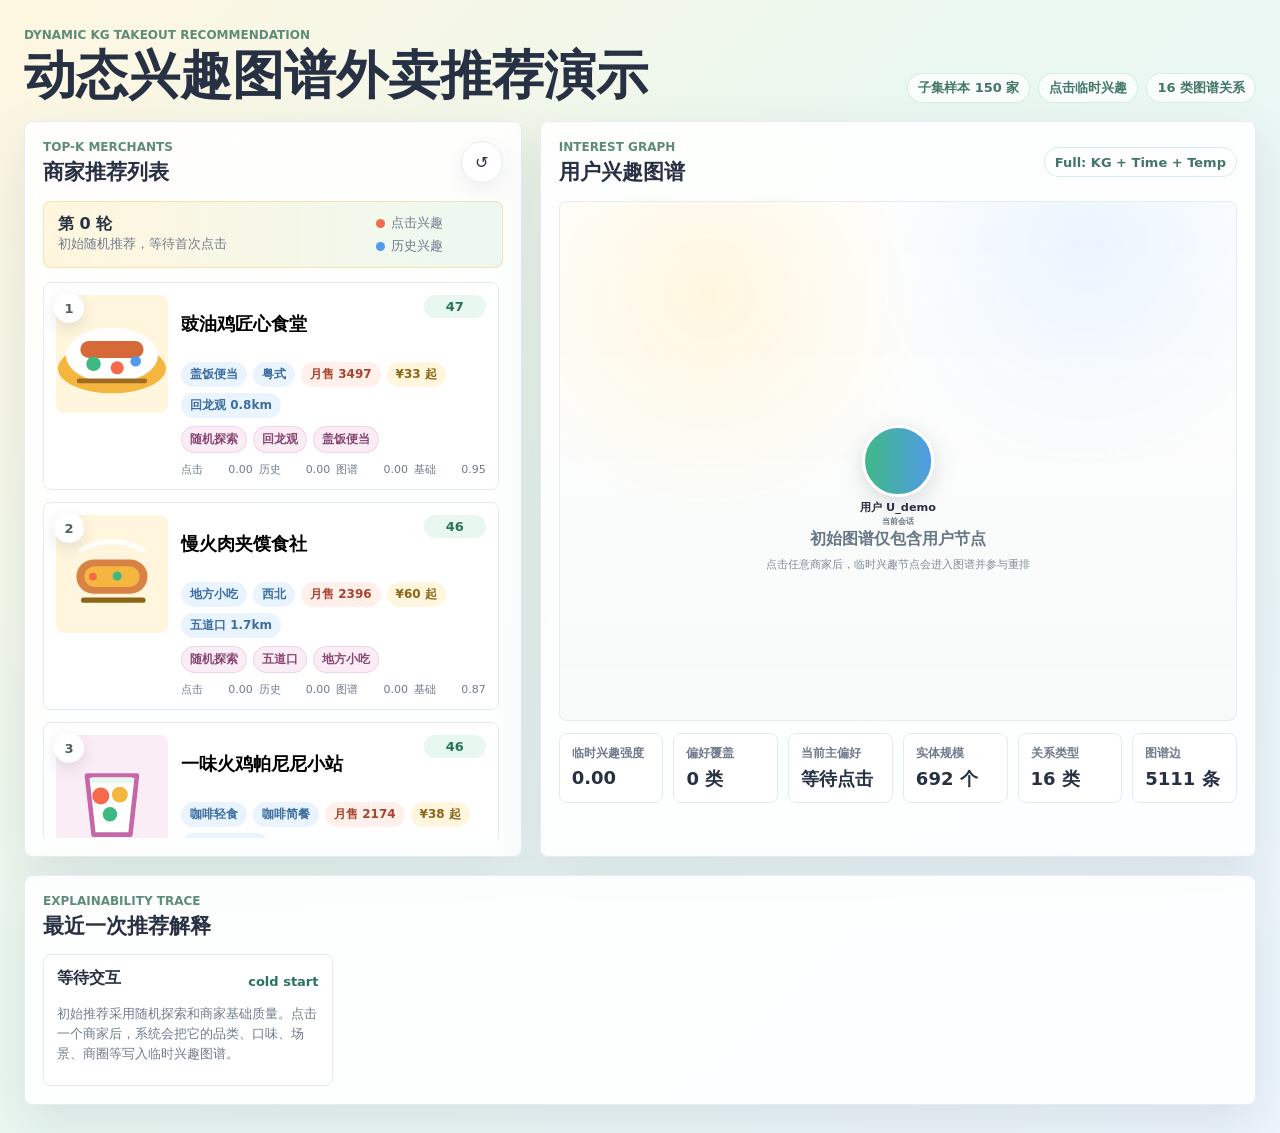
<file: demo/takeout-kg/index.html>
<!doctype html>
<html lang="zh-CN">
  <head>
    <meta charset="UTF-8" />
    <meta name="viewport" content="width=device-width, initial-scale=1.0" />
    <title>动态兴趣图谱外卖推荐 Demo</title>
    <link rel="stylesheet" href="./styles.css" />
  </head>
  <body>
    <header class="topbar">
      <div>
        <p class="eyebrow">Dynamic KG Takeout Recommendation</p>
        <h1>动态兴趣图谱外卖推荐演示</h1>
      </div>
      <div class="run-meta">
        <span id="datasetSizeText">子集样本 150 家</span>
        <span>点击临时兴趣</span>
        <span>16 类图谱关系</span>
      </div>
    </header>

    <main class="app-shell">
      <section class="recommendation-panel" aria-label="商家推荐列表">
        <div class="panel-head">
          <div>
            <p class="eyebrow">Top-K Merchants</p>
            <h2>商家推荐列表</h2>
          </div>
          <div class="actions">
            <button id="resetBtn" class="icon-button" type="button" aria-label="重置兴趣">
              <span aria-hidden="true">↺</span>
            </button>
          </div>
        </div>
        <div class="state-strip">
          <div>
            <strong id="roundText">第 0 轮</strong>
            <span id="stateText">初始随机推荐，等待首次点击</span>
          </div>
          <div class="score-legend">
            <span><i class="legend-dot click"></i>点击兴趣</span>
            <span><i class="legend-dot history"></i>历史兴趣</span>
          </div>
        </div>
        <div id="merchantList" class="merchant-list"></div>
      </section>

      <section class="graph-panel" aria-label="兴趣图谱">
        <div class="panel-head">
          <div>
            <p class="eyebrow">Interest Graph</p>
            <h2>用户兴趣图谱</h2>
          </div>
          <div class="model-badge">Full: KG + Time + Temp</div>
        </div>
        <div class="graph-wrap">
          <svg id="graphSvg" viewBox="0 0 900 620" role="img" aria-label="用户、点击商家、兴趣标签组成的动态图谱"></svg>
        </div>
        <div class="insight-grid">
          <div>
            <span class="metric-label">临时兴趣强度</span>
            <strong id="tempStrength">0.00</strong>
          </div>
          <div>
            <span class="metric-label">偏好覆盖</span>
            <strong id="coverageText">0 类</strong>
          </div>
          <div>
            <span class="metric-label">当前主偏好</span>
            <strong id="topTaste">等待点击</strong>
          </div>
          <div>
            <span class="metric-label">实体规模</span>
            <strong id="entityText">0 个</strong>
          </div>
          <div>
            <span class="metric-label">关系类型</span>
            <strong id="relationText">16 类</strong>
          </div>
          <div>
            <span class="metric-label">图谱边</span>
            <strong id="edgeText">0 条</strong>
          </div>
        </div>
      </section>
    </main>

    <aside class="explain-panel" aria-label="推荐解释">
      <div>
        <p class="eyebrow">Explainability Trace</p>
        <h2>最近一次推荐解释</h2>
      </div>
      <div id="traceCards" class="trace-cards"></div>
    </aside>

    <script src="./app.js"></script>
  </body>
</html>
</file>
<file: demo/takeout-kg/styles.css>
:root {
  color-scheme: light;
  --ink: #273143;
  --muted: #6f7b8c;
  --line: #e5eaf0;
  --paper: #ffffff;
  --wash: #f7faf8;
  --mint: #3fb984;
  --mint-soft: #e8f7ef;
  --tomato: #f56a4d;
  --tomato-soft: #fff0ec;
  --gold: #f4b63f;
  --gold-soft: #fff6dd;
  --sky: #519be8;
  --sky-soft: #eaf4ff;
  --berry: #c667a6;
  --berry-soft: #fbedf6;
  --radius: 8px;
  --shadow: 0 18px 50px rgba(64, 80, 96, 0.12);
}

* {
  box-sizing: border-box;
}

body {
  margin: 0;
  min-height: 100vh;
  color: var(--ink);
  font-family:
    Inter, "PingFang SC", "Microsoft YaHei", "Noto Sans CJK SC", system-ui,
    sans-serif;
  background:
    linear-gradient(135deg, rgba(255, 246, 221, 0.88) 0%, rgba(232, 247, 239, 0.9) 42%, rgba(234, 244, 255, 0.86) 100%),
    #fbfcf7;
}

button {
  font: inherit;
}

.topbar {
  display: flex;
  align-items: flex-end;
  justify-content: space-between;
  gap: 24px;
  width: min(1500px, calc(100% - 48px));
  margin: 0 auto;
  padding: 28px 0 18px;
}

.eyebrow {
  margin: 0 0 6px;
  color: #5f8c78;
  font-size: 12px;
  font-weight: 800;
  letter-spacing: 0;
  text-transform: uppercase;
}

h1,
h2,
p {
  margin: 0;
}

h1 {
  font-size: clamp(28px, 4.5vw, 52px);
  line-height: 1.05;
  letter-spacing: 0;
}

h2 {
  font-size: 21px;
  line-height: 1.2;
  letter-spacing: 0;
}

.run-meta {
  display: flex;
  flex-wrap: wrap;
  justify-content: flex-end;
  gap: 8px;
  max-width: 520px;
}

.run-meta span,
.model-badge,
.tag,
.reason-pill {
  display: inline-flex;
  align-items: center;
  min-height: 30px;
  padding: 5px 10px;
  border: 1px solid rgba(63, 185, 132, 0.22);
  border-radius: 999px;
  background: rgba(255, 255, 255, 0.72);
  color: #417763;
  font-size: 13px;
  font-weight: 700;
  white-space: nowrap;
}

.app-shell {
  display: grid;
  grid-template-columns: minmax(420px, 0.82fr) minmax(560px, 1.18fr);
  gap: 18px;
  width: min(1500px, calc(100% - 48px));
  margin: 0 auto 18px;
}

.recommendation-panel,
.graph-panel,
.explain-panel {
  border: 1px solid rgba(229, 234, 240, 0.9);
  border-radius: var(--radius);
  background: rgba(255, 255, 255, 0.88);
  box-shadow: var(--shadow);
  backdrop-filter: blur(14px);
}

.recommendation-panel,
.graph-panel {
  min-height: 680px;
  padding: 18px;
}

.recommendation-panel {
  max-height: calc(100vh - 156px);
  overflow: hidden;
}

.panel-head {
  display: flex;
  align-items: center;
  justify-content: space-between;
  gap: 16px;
  margin-bottom: 16px;
}

.actions {
  display: flex;
  gap: 8px;
}

.icon-button {
  display: grid;
  width: 42px;
  height: 42px;
  place-items: center;
  border: 1px solid var(--line);
  border-radius: 50%;
  background: #fff;
  color: var(--ink);
  cursor: pointer;
  box-shadow: 0 8px 20px rgba(64, 80, 96, 0.08);
  transition:
    transform 160ms ease,
    box-shadow 160ms ease,
    border-color 160ms ease;
}

.icon-button:hover {
  border-color: rgba(63, 185, 132, 0.45);
  box-shadow: 0 12px 24px rgba(64, 80, 96, 0.14);
  transform: translateY(-1px);
}

.state-strip {
  display: flex;
  justify-content: space-between;
  gap: 14px;
  min-height: 54px;
  margin-bottom: 14px;
  padding: 12px 14px;
  border: 1px solid rgba(244, 182, 63, 0.32);
  border-radius: var(--radius);
  background: linear-gradient(90deg, rgba(255, 246, 221, 0.98), rgba(232, 247, 239, 0.78));
}

.state-strip strong,
.state-strip span {
  display: block;
}

.state-strip span {
  color: var(--muted);
  font-size: 13px;
  line-height: 1.45;
}

.score-legend {
  display: flex;
  flex-direction: column;
  justify-content: center;
  gap: 4px;
  min-width: 112px;
}

.score-legend span {
  display: flex;
  align-items: center;
  gap: 6px;
  white-space: nowrap;
}

.legend-dot {
  display: inline-block;
  width: 9px;
  height: 9px;
  border-radius: 50%;
}

.legend-dot.click {
  background: var(--tomato);
}

.legend-dot.history {
  background: var(--sky);
}

.merchant-list {
  display: grid;
  gap: 12px;
  max-height: calc(100vh - 344px);
  overflow-y: auto;
  padding-right: 4px;
  scrollbar-color: rgba(63, 185, 132, 0.48) rgba(229, 234, 240, 0.6);
}

.merchant-card {
  position: relative;
  display: grid;
  grid-template-columns: 112px minmax(0, 1fr);
  gap: 13px;
  min-height: 142px;
  padding: 12px;
  border: 1px solid var(--line);
  border-radius: var(--radius);
  background: #fff;
  cursor: pointer;
  overflow: hidden;
  transition:
    border-color 160ms ease,
    box-shadow 160ms ease,
    transform 160ms ease;
}

.merchant-list::-webkit-scrollbar {
  width: 8px;
}

.merchant-list::-webkit-scrollbar-track {
  background: rgba(229, 234, 240, 0.65);
  border-radius: 999px;
}

.merchant-list::-webkit-scrollbar-thumb {
  background: rgba(63, 185, 132, 0.55);
  border-radius: 999px;
}

.merchant-card:hover {
  border-color: rgba(63, 185, 132, 0.55);
  box-shadow: 0 18px 36px rgba(64, 80, 96, 0.13);
  transform: translateY(-2px);
}

.merchant-card.clicked {
  border-color: rgba(245, 106, 77, 0.5);
  background: linear-gradient(90deg, #fff, rgba(255, 240, 236, 0.55));
}

.rank-badge {
  position: absolute;
  top: 10px;
  left: 10px;
  display: grid;
  width: 30px;
  height: 30px;
  place-items: center;
  border-radius: 50%;
  background: #fff;
  color: #4f625d;
  font-size: 13px;
  font-weight: 900;
  box-shadow: 0 6px 16px rgba(39, 49, 67, 0.12);
}

.thumb {
  width: 100%;
  height: 118px;
  border-radius: var(--radius);
  object-fit: cover;
  background: var(--mint-soft);
}

.merchant-body {
  min-width: 0;
}

.merchant-title-row {
  display: flex;
  align-items: flex-start;
  justify-content: space-between;
  gap: 8px;
  margin-bottom: 4px;
}

.merchant-title {
  min-width: 0;
  font-size: 18px;
  line-height: 1.25;
}

.merchant-title span {
  display: block;
  overflow-wrap: anywhere;
}

.score-chip {
  min-width: 62px;
  padding: 4px 7px;
  border-radius: 999px;
  background: var(--mint-soft);
  color: #28745b;
  font-size: 13px;
  font-weight: 900;
  text-align: center;
}

.merchant-meta {
  display: flex;
  flex-wrap: wrap;
  gap: 6px;
  margin: 8px 0;
}

.tag {
  min-height: 24px;
  padding: 3px 8px;
  border-color: transparent;
  background: var(--sky-soft);
  color: #3c6e9f;
  font-size: 12px;
}

.tag.hot {
  background: var(--tomato-soft);
  color: #a94430;
}

.tag.price {
  background: var(--gold-soft);
  color: #8b6518;
}

.reasons {
  display: flex;
  flex-wrap: wrap;
  gap: 6px;
  min-height: 27px;
}

.reason-pill {
  min-height: 25px;
  padding: 3px 8px;
  border-color: rgba(198, 103, 166, 0.18);
  background: var(--berry-soft);
  color: #884772;
  font-size: 12px;
}

.score-bars {
  display: grid;
  grid-template-columns: repeat(4, minmax(0, 1fr));
  gap: 6px;
  margin-top: 9px;
}

.score-bars div {
  min-width: 0;
}

.bar-label {
  display: flex;
  justify-content: space-between;
  gap: 6px;
  color: var(--muted);
  font-size: 11px;
  line-height: 1.4;
}

.bar-track {
  height: 6px;
  border-radius: 999px;
  background: #eef2f5;
  overflow: hidden;
}

.bar-fill {
  height: 100%;
  border-radius: inherit;
  background: var(--mint);
}

.bar-fill.click {
  background: var(--tomato);
}

.bar-fill.hist {
  background: var(--sky);
}

.bar-fill.kg {
  background: var(--mint);
}

.bar-fill.base {
  background: var(--gold);
}

.graph-wrap {
  position: relative;
  min-height: 518px;
  border: 1px solid rgba(229, 234, 240, 0.9);
  border-radius: var(--radius);
  background:
    radial-gradient(circle at 22% 18%, rgba(255, 246, 221, 0.95), transparent 32%),
    radial-gradient(circle at 78% 8%, rgba(234, 244, 255, 0.95), transparent 32%),
    linear-gradient(180deg, rgba(255, 255, 255, 0.98), rgba(247, 250, 248, 0.96));
  overflow: hidden;
}

#graphSvg {
  display: block;
  width: 100%;
  height: 518px;
}

.graph-link {
  fill: none;
  stroke-linecap: round;
}

.graph-link.history {
  stroke: rgba(81, 155, 232, 0.72);
}

.graph-link.click {
  stroke: rgba(245, 106, 77, 0.78);
}

.graph-link.attr {
  stroke: rgba(63, 185, 132, 0.6);
}

.graph-link.faint {
  stroke: rgba(159, 169, 181, 0.32);
}

.node-circle {
  stroke: #fff;
  stroke-width: 4;
  filter: drop-shadow(0 9px 15px rgba(39, 49, 67, 0.16));
}

.node-label {
  fill: var(--ink);
  font-size: 15px;
  font-weight: 800;
  text-anchor: middle;
  pointer-events: none;
}

.node-sub {
  fill: var(--muted);
  font-size: 11px;
  font-weight: 700;
  text-anchor: middle;
  pointer-events: none;
}

.edge-label {
  fill: #597061;
  font-size: 11px;
  font-weight: 800;
  text-anchor: middle;
  paint-order: stroke;
  stroke: rgba(255, 255, 255, 0.86);
  stroke-width: 5;
  stroke-linejoin: round;
}

.empty-hint {
  fill: #687787;
  font-size: 21px;
  font-weight: 900;
  text-anchor: middle;
}

.empty-sub {
  fill: #7d8a98;
  font-size: 14px;
  text-anchor: middle;
}

.insight-grid {
  display: grid;
  grid-template-columns: repeat(6, 1fr);
  gap: 10px;
  margin-top: 12px;
}

.insight-grid > div {
  min-width: 0;
  padding: 11px 12px;
  border-radius: var(--radius);
  background: #fff;
  border: 1px solid var(--line);
}

.metric-label {
  display: block;
  margin-bottom: 5px;
  color: var(--muted);
  font-size: 12px;
  font-weight: 700;
}

.insight-grid strong {
  display: block;
  overflow: hidden;
  text-overflow: ellipsis;
  white-space: nowrap;
  font-size: 18px;
}

.explain-panel {
  width: min(1500px, calc(100% - 48px));
  margin: 0 auto 28px;
  padding: 18px;
}

.trace-cards {
  display: grid;
  grid-template-columns: repeat(4, minmax(0, 1fr));
  gap: 12px;
  margin-top: 14px;
}

.trace-card {
  min-height: 132px;
  padding: 13px;
  border: 1px solid var(--line);
  border-radius: var(--radius);
  background: #fff;
}

.trace-card h3 {
  margin: 0 0 8px;
  font-size: 16px;
  line-height: 1.25;
}

.trace-card p {
  color: var(--muted);
  font-size: 13px;
  line-height: 1.55;
}

.trace-score {
  display: flex;
  align-items: center;
  justify-content: space-between;
  gap: 8px;
  margin-bottom: 8px;
}

.trace-score span {
  color: #28745b;
  font-size: 13px;
  font-weight: 900;
}

@media (max-width: 1180px) {
  .topbar,
  .app-shell,
  .explain-panel {
    width: min(100% - 32px, 980px);
  }

  .app-shell {
    grid-template-columns: 1fr;
  }

  .recommendation-panel,
  .graph-panel {
    min-height: auto;
  }

  .recommendation-panel {
    max-height: none;
  }

  .merchant-list {
    max-height: none;
    overflow: visible;
  }

  .trace-cards {
    grid-template-columns: repeat(2, minmax(0, 1fr));
  }

  .insight-grid {
    grid-template-columns: repeat(3, 1fr);
  }
}

@media (max-width: 720px) {
  .topbar {
    align-items: flex-start;
    flex-direction: column;
    padding-top: 18px;
  }

  .run-meta {
    justify-content: flex-start;
  }

  .recommendation-panel,
  .graph-panel,
  .explain-panel {
    padding: 14px;
  }

  .merchant-card {
    grid-template-columns: 92px minmax(0, 1fr);
  }

  .thumb {
    height: 104px;
  }

  .score-bars {
    grid-template-columns: 1fr;
  }

  .state-strip {
    flex-direction: column;
  }

  .score-legend {
    flex-direction: row;
  }

  .insight-grid,
  .trace-cards {
    grid-template-columns: 1fr;
  }

  #graphSvg {
    height: 430px;
  }

  .graph-wrap {
    min-height: 430px;
  }
}
</file>
